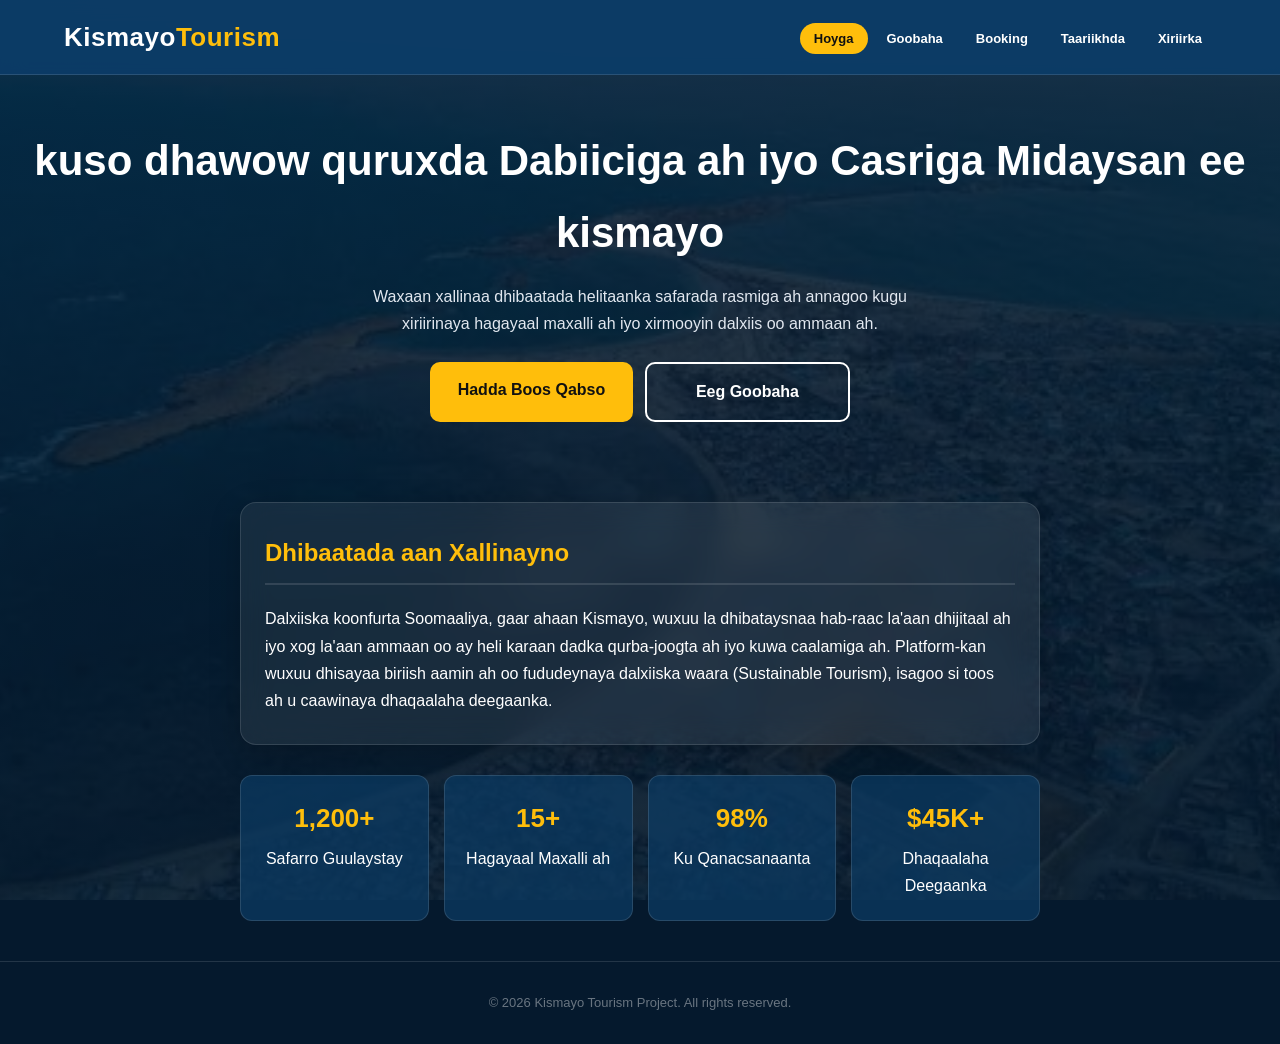
<file: index.html>
<!DOCTYPE html>
<html lang="so">
<head>
    <meta charset="UTF-8">
    <meta name="viewport" content="width=device-width, initial-scale=1.0">
    <title>Kismayo Tourism | Hoyga</title>
    <link rel="stylesheet" href="style.css">
</head>
<body>

    <header>
        <div class="nav-container">
            <div class="logo">
                <h1>Kismayo<span>Tourism</span></h1>
            </div>
            <nav>
                <ul class="nav-links">
                    <li><a href="index.html" class="active">Hoyga</a></li>
                    <li><a href="goobaha.html">Goobaha</a></li>
                    <li><a href="booking.html">Booking</a></li>
                    <li><a href="taariikhda.html">Taariikhda</a></li>
                    <li><a href="xiriirka.html">Xiriirka</a></li>
                </ul>
            </nav>
        </div>
    </header>

    <section class="hero">
        <h2>kuso dhawow quruxda Dabiiciga ah iyo Casriga Midaysan ee kismayo</h2>
        <p>Waxaan xallinaa dhibaatada helitaanka safarada rasmiga ah annagoo kugu xiriirinaya hagayaal maxalli ah iyo xirmooyin dalxiis oo ammaan ah.</p>
        <div class="hero-btns">
            <a href="booking.html" class="btn btn-primary">Hadda Boos Qabso</a>
            <a href="goobaha.html" class="btn btn-outline">Eeg Goobaha</a>
        </div>
    </section>

    <main class="container">
        <div class="glass-box">
            <h2 class="page-title">Dhibaatada aan Xallinayno</h2>
            <p>Dalxiiska koonfurta Soomaaliya, gaar ahaan Kismayo, wuxuu la dhibataysnaa hab-raac la'aan dhijitaal ah iyo xog la'aan ammaan oo ay heli karaan dadka qurba-joogta ah iyo kuwa caalamiga ah. Platform-kan wuxuu dhisayaa biriish aamin ah oo fududeynaya dalxiiska waara (Sustainable Tourism), isagoo si toos ah u caawinaya dhaqaalaha deegaanka.</p>
        </div>

        <div class="stats-grid">
            <div class="stat-card"><h3>1,200+</h3><p>Safarro Guulaystay</p></div>
            <div class="stat-card"><h3>15+</h3><p>Hagayaal Maxalli ah</p></div>
            <div class="stat-card"><h3>98%</h3><p>Ku Qanacsanaanta</p></div>
            <div class="stat-card"><h3>$45K+</h3><p>Dhaqaalaha Deegaanka</p></div>
        </div>
    </main>

    <footer><p>&copy; 2026 Kismayo Tourism Project. All rights reserved.</p></footer>
</body>
</html>
</file>
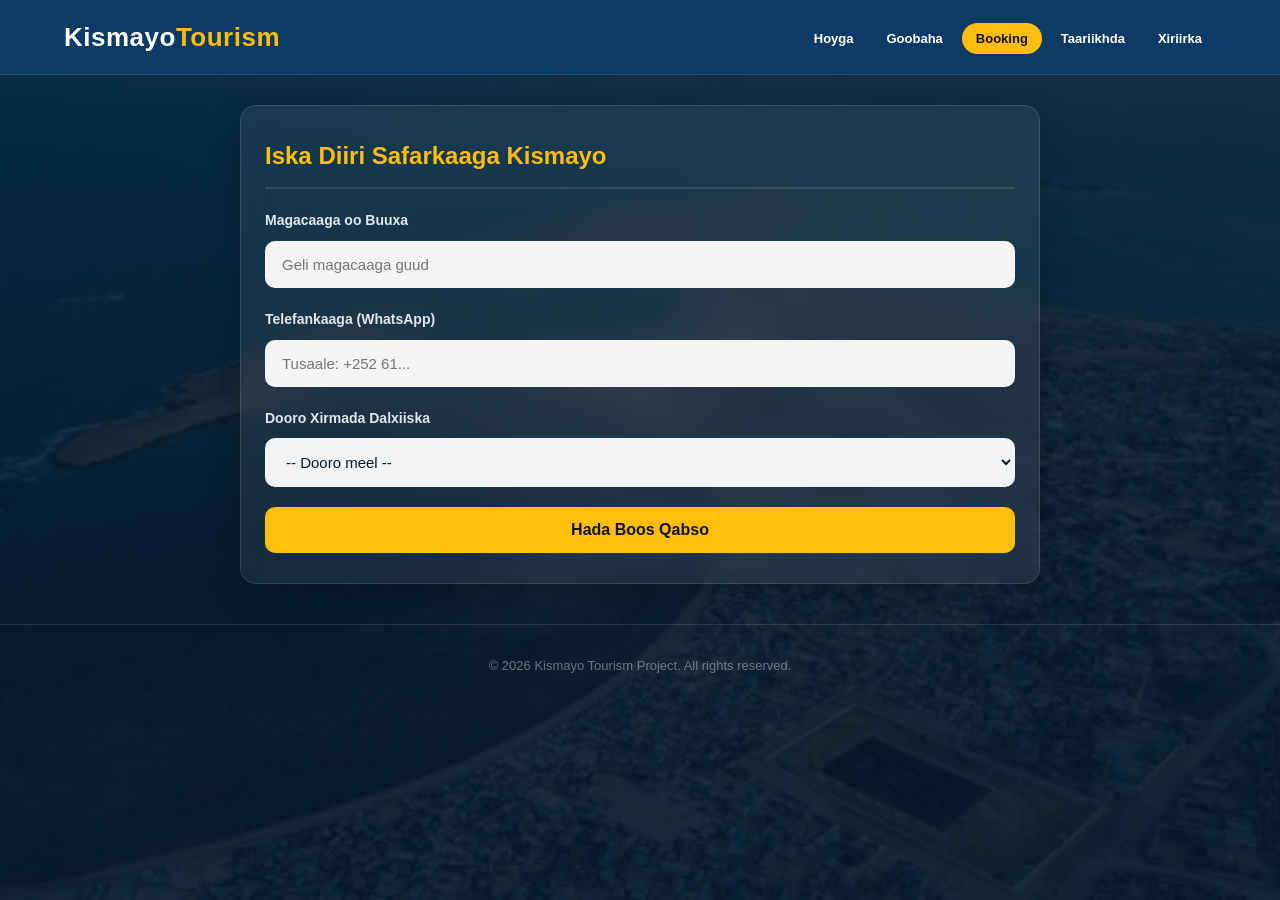
<file: booking.html>
<!DOCTYPE html>
<html lang="so">
<head>
    <meta charset="UTF-8">
    <meta name="viewport" content="width=device-width, initial-scale=1.0">
    <title>Boos Qabsashada - Kismayo Tourism</title>
    <link rel="stylesheet" href="style.css">
</head>
<body>

    <header>
        <div class="nav-container">
            <div class="logo">
                <h1>Kismayo<span>Tourism</span></h1>
            </div>
            <nav>
                <ul class="nav-links">
                    <li><a href="index.html">Hoyga</a></li>
                    <li><a href="goobaha.html">Goobaha</a></li>
                    <li><a href="booking.html" class="active">Booking</a></li>
                    <li><a href="taariikhda.html">Taariikhda</a></li>
                    <li><a href="xiriirka.html">Xiriirka</a></li>
                </ul>
            </nav>
        </div>
    </header>

    <main class="container">
        <div class="glass-box">
            <h2 class="page-title">Iska Diiri Safarkaaga Kismayo</h2>
            
            <div id="bookingFeedback" class="feedback-message">
                🎉 Waad ku mahadsantahay! Booskaaga si guul leh ayaa loo qabtay. Shaqaalaheenna ayaa kalaga soo xiriiri doona WhatsApp dhowaan!
            </div>

            <form id="bookingForm">
                <div class="form-group">
                    <label>Magacaaga oo Buuxa</label>
                    <input type="text" placeholder="Geli magacaaga guud" required>
                </div>
                <div class="form-group">
                    <label>Telefankaaga (WhatsApp)</label>
                    <input type="text" placeholder="Tusaale: +252 61..." required>
                </div>
                <div class="form-group">
                    <label>Dooro Xirmada Dalxiiska</label>
                    <select required>
                        <option value="">-- Dooro meel --</option>
                        <option value="gobweyn">Gobweyn (Webiga & Badda)</option>
                        <option value="bajuni">Jasiiradaha Bajuni</option>
                        <option value="barcaleen">Caweyska Barcaleen</option>
                    </select>
                </div>
                <button type="submit" class="btn-submit">Hada Boos Qabso</button>
            </form>
        </div>
    </main>

    <script>
        document.getElementById('bookingForm').addEventListener('submit', function(e) {
            e.preventDefault();
            document.getElementById('bookingFeedback').style.display = 'block';
            this.reset();
            window.scrollTo({top: 0, behavior: 'smooth'});
        });
    </script>

    <footer><p>&copy; 2026 Kismayo Tourism Project. All rights reserved.</p></footer>
</body>
</html>
</file>
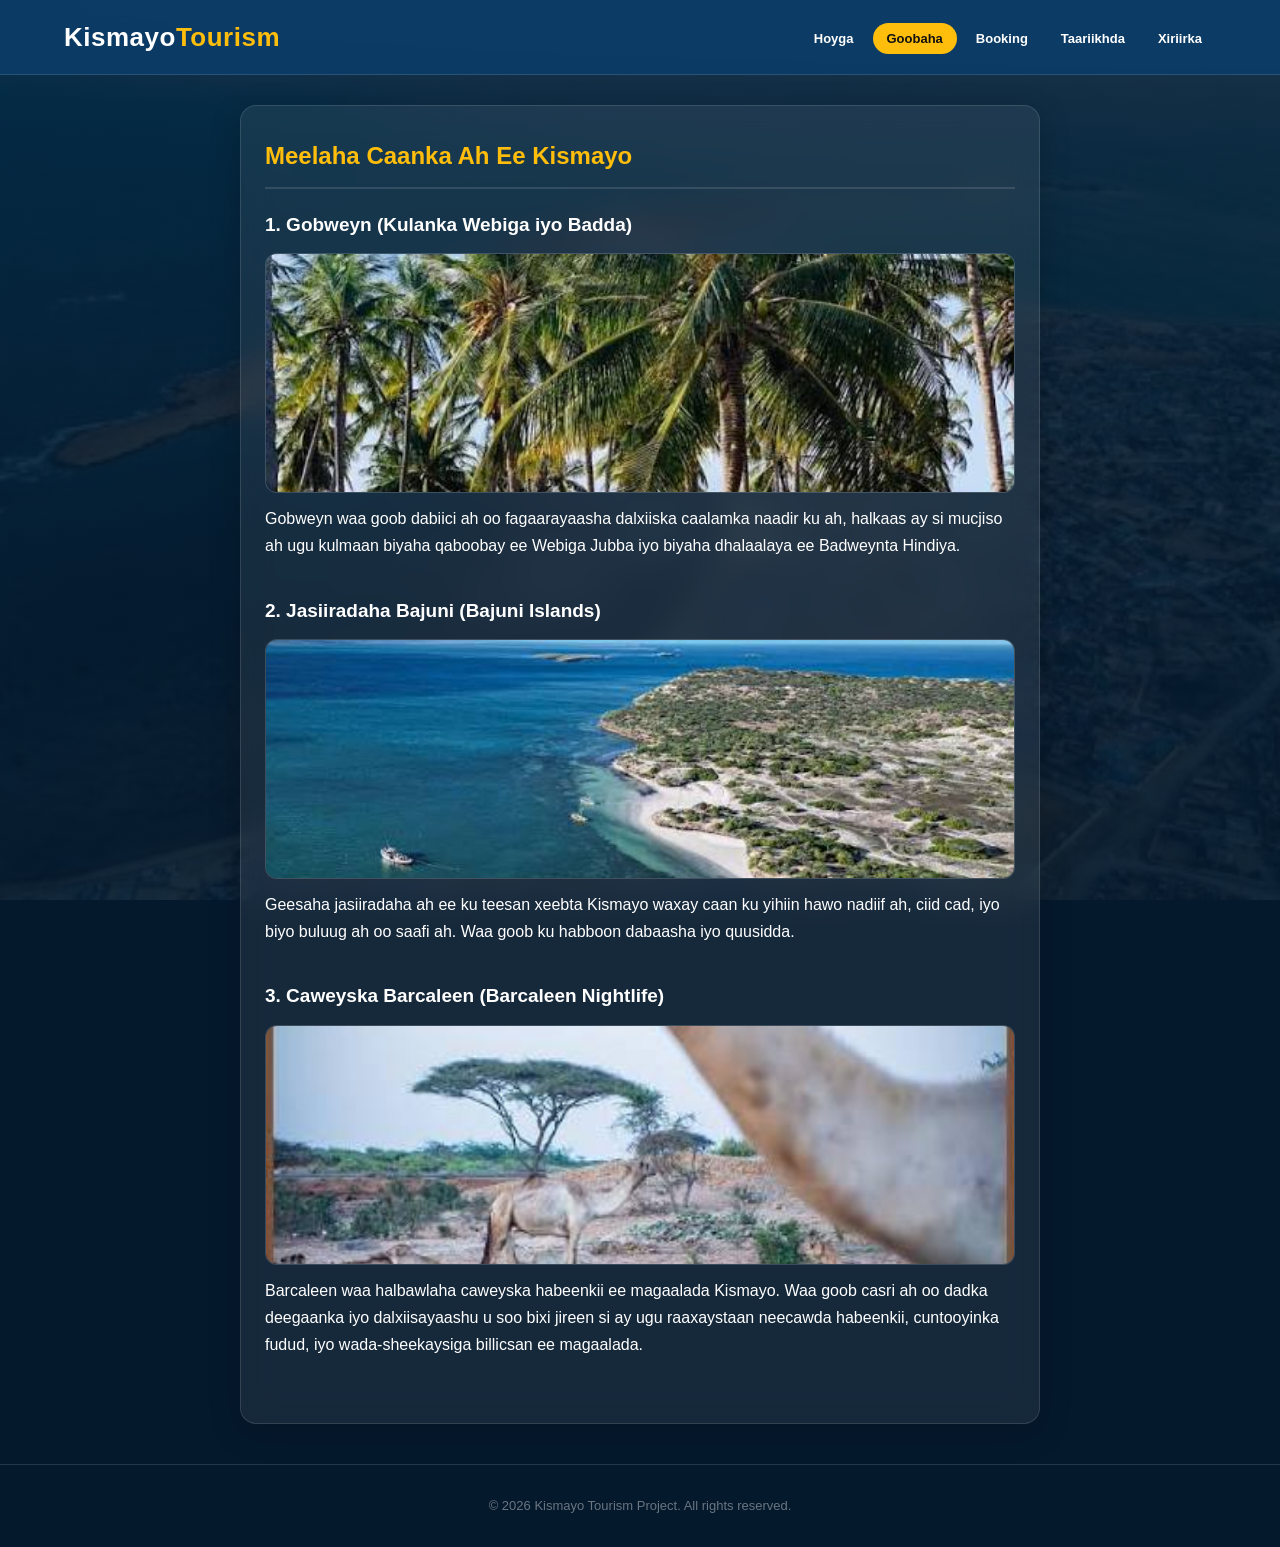
<file: goobaha.html>
<!DOCTYPE html>
<html lang="so">
<head>
    <meta charset="UTF-8">
    <meta name="viewport" content="width=device-width, initial-scale=1.0">
    <title>Goobaha Dalxiiska - Kismayo Tourism</title>
    <link rel="stylesheet" href="style.css">
</head>
<body>

    <header>
        <div class="nav-container">
            <div class="logo">
                <h1>Kismayo<span>Tourism</span></h1>
            </div>
            <nav>
                <ul class="nav-links">
                    <li><a href="index.html">Hoyga</a></li>
                    <li><a href="goobaha.html" class="active">Goobaha</a></li>
                    <li><a href="booking.html">Booking</a></li>
                    <li><a href="taariikhda.html">Taariikhda</a></li>
                    <li><a href="xiriirka.html">Xiriirka</a></li>
                </ul>
            </nav>
        </div>
    </header>

    <main class="container">
        <div class="glass-box">
            <h2 class="page-title">Meelaha Caanka Ah Ee Kismayo</h2>
            
            <div class="place-card">
                <h3>1. Gobweyn (Kulanka Webiga iyo Badda)</h3>
                <img src="gobweyn.jpeg" alt="Gobweyn" class="place-image">
                <p>Gobweyn waa goob dabiici ah oo fagaarayaasha dalxiiska caalamka naadir ku ah, halkaas ay si mucjiso ah ugu kulmaan biyaha qaboobay ee Webiga Jubba iyo biyaha dhalaalaya ee Badweynta Hindiya.</p>
            </div>

            <div class="place-card">
                <h3>2. Jasiiradaha Bajuni (Bajuni Islands)</h3>
                <img src="koyame.jpeg" alt="Bajuni Islands" class="place-image">
                <p>Geesaha jasiiradaha ah ee ku teesan xeebta Kismayo waxay caan ku yihiin hawo nadiif ah, ciid cad, iyo biyo buluug ah oo saafi ah. Waa goob ku habboon dabaasha iyo quusidda.</p>
            </div>

            <div class="place-card">
                <h3>3. Caweyska Barcaleen (Barcaleen Nightlife)</h3>
                <img src="caweys.jpeg" alt="Caweyska Barcaleen Kismayo" class="place-image">
                <p>Barcaleen waa halbawlaha caweyska habeenkii ee magaalada Kismayo. Waa goob casri ah oo dadka deegaanka iyo dalxiisayaashu u soo bixi jireen si ay ugu raaxaystaan neecawda habeenkii, cuntooyinka fudud, iyo wada-sheekaysiga billicsan ee magaalada.</p>
            </div>
        </div>
    </main>

    <footer><p>&copy; 2026 Kismayo Tourism Project. All rights reserved.</p></footer>
</body>
</html>
</file>
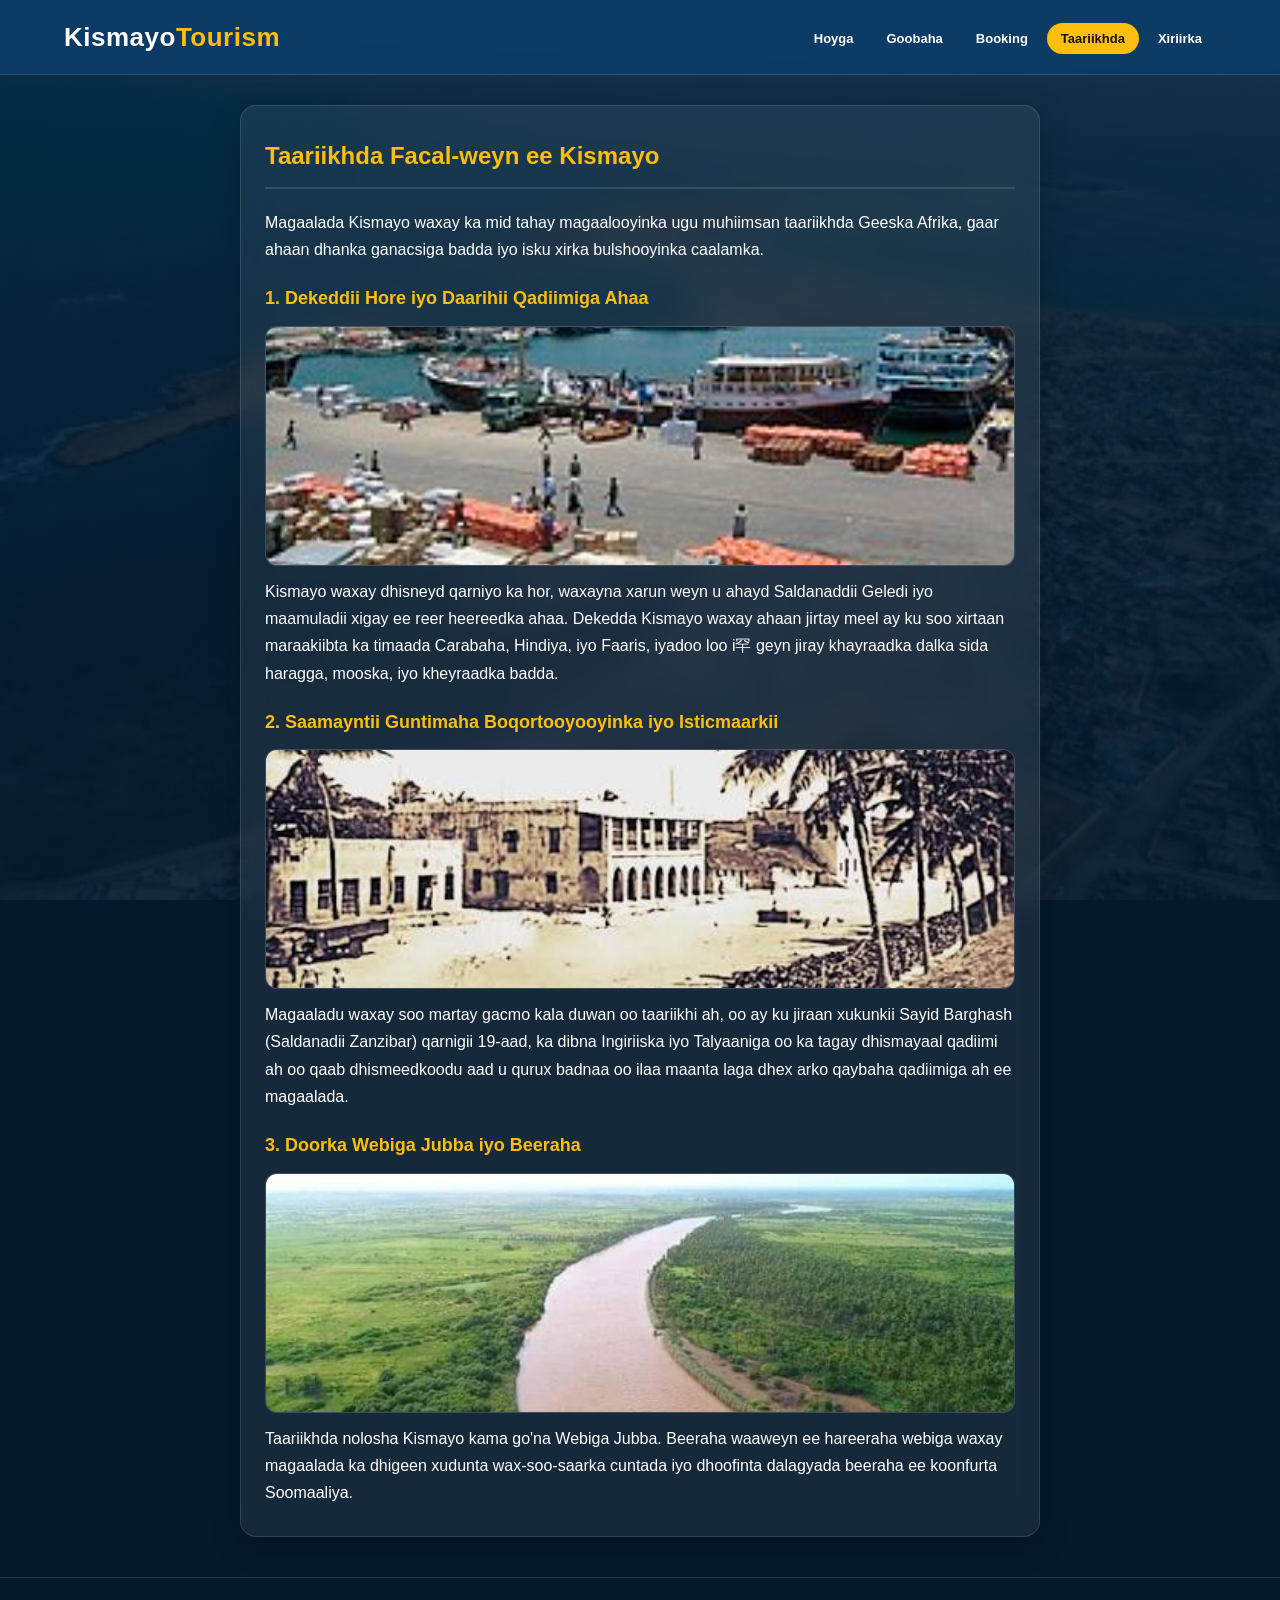
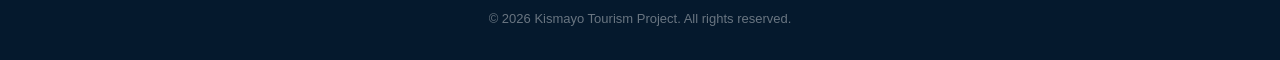
<file: taariikhda.html>
<!DOCTYPE html>
<html lang="so">
<head>
    <meta charset="UTF-8">
    <meta name="viewport" content="width=device-width, initial-scale=1.0">
    <title>Taariikhda Kismayo - Kismayo Tourism</title>
    <link rel="stylesheet" href="style.css">
</head>
<body>

    <header>
        <div class="nav-container">
            <div class="logo">
                <h1>Kismayo<span>Tourism</span></h1>
            </div>
            <nav>
                <ul class="nav-links">
                    <li><a href="index.html">Hoyga</a></li>
                    <li><a href="goobaha.html">Goobaha</a></li>
                    <li><a href="booking.html">Booking</a></li>
                    <li><a href="taariikhda.html" class="active">Taariikhda</a></li>
                    <li><a href="xiriirka.html">Xiriirka</a></li>
                </ul>
            </nav>
        </div>
    </header>

    <main class="container">
        <div class="glass-box">
            <h2 class="page-title">Taariikhda Facal-weyn ee Kismayo</h2>
            
            <p>Magaalada Kismayo waxay ka mid tahay magaalooyinka ugu muhiimsan taariikhda Geeska Afrika, gaar ahaan dhanka ganacsiga badda iyo isku xirka bulshooyinka caalamka.</p>

            <h3 class="section-subtitle">1. Dekeddii Hore iyo Daarihii Qadiimiga Ahaa</h3>
            <img src="dekadi hore kismayo.jpeg" alt="Dekeddii Hore ee Kismayo" class="place-image">
            <p>Kismayo waxay dhisneyd qarniyo ka hor, waxayna xarun weyn u ahayd Saldanaddii Geledi iyo maamuladii xigay ee reer heereedka ahaa. Dekedda Kismayo waxay ahaan jirtay meel ay ku soo xirtaan maraakiibta ka timaada Carabaha, Hindiya, iyo Faaris, iyadoo loo i罕 geyn jiray khayraadka dalka sida haragga, mooska, iyo kheyraadka badda.</p>

            <h3 class="section-subtitle">2. Saamayntii Guntimaha Boqortooyooyinka iyo Isticmaarkii</h3>
            <img src="guryaha talyaniga.jpeg" alt="Dhismayaashii Isticmaarka ee Kismayo" class="place-image">
            <p>Magaaladu waxay soo martay gacmo kala duwan oo taariikhi ah, oo ay ku jiraan xukunkii Sayid Barghash (Saldanadii Zanzibar) qarnigii 19-aad, ka dibna Ingiriiska iyo Talyaaniga oo ka tagay dhismayaal qadiimi ah oo qaab dhismeedkoodu aad u qurux badnaa oo ilaa maanta laga dhex arko qaybaha qadiimiga ah ee magaalada.</p>

            <h3 class="section-subtitle">3. Doorka Webiga Jubba iyo Beeraha</h3>
            <img src="webiga jubba.jpeg" alt="Webiga Jubba ee Kismayo" class="place-image">
            <p>Taariikhda nolosha Kismayo kama go'na Webiga Jubba. Beeraha waaweyn ee hareeraha webiga waxay magaalada ka dhigeen xudunta wax-soo-saarka cuntada iyo dhoofinta dalagyada beeraha ee koonfurta Soomaaliya.</p>
        </div>
    </main>

    <footer><p>&copy; 2026 Kismayo Tourism Project. All rights reserved.</p></footer>
</body>
</html>
</file>
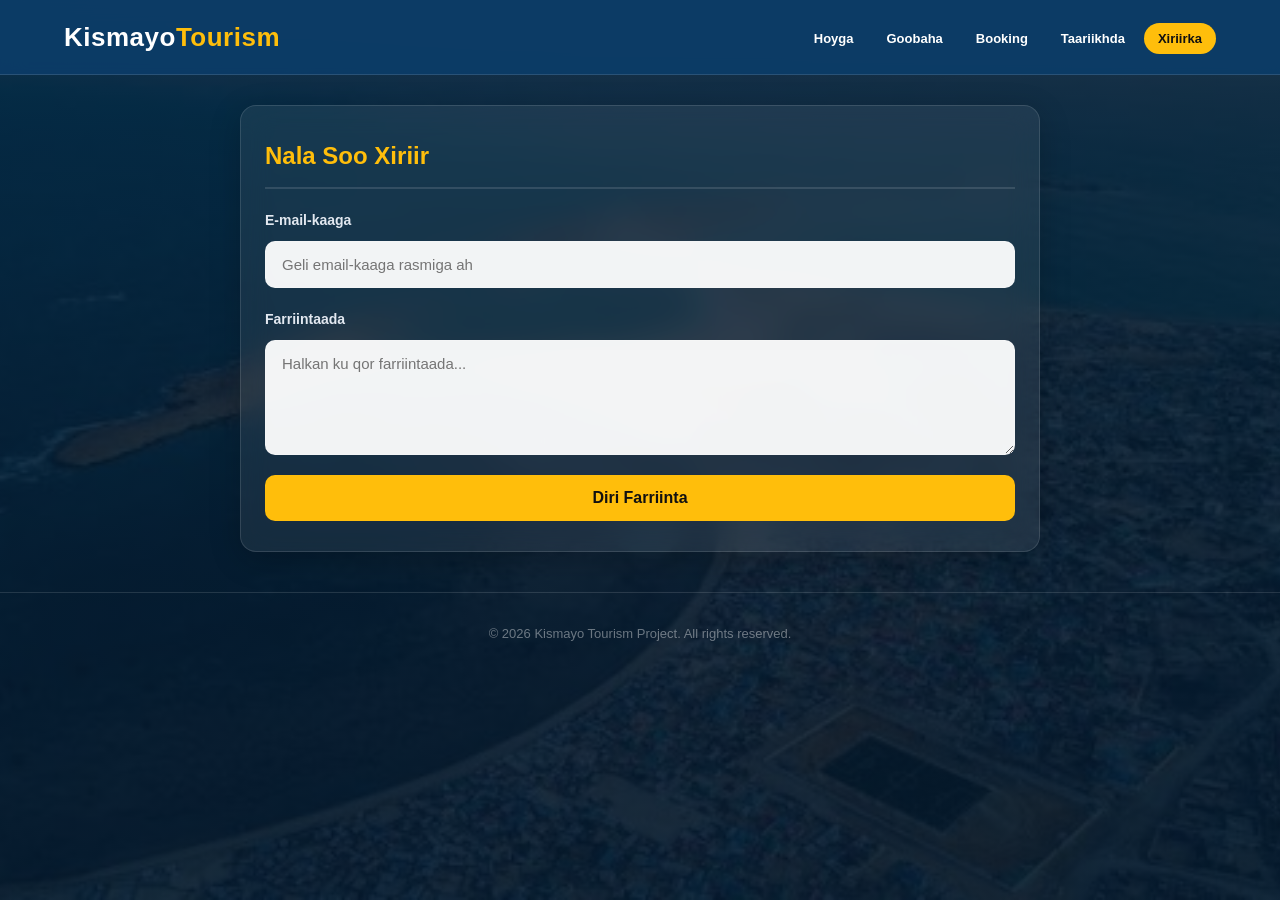
<file: xiriirka.html>
<!DOCTYPE html>
<html lang="so">
<head>
    <meta charset="UTF-8">
    <meta name="viewport" content="width=device-width, initial-scale=1.0">
    <title>Nala Soo Xiriir - Kismayo Tourism</title>
    <link rel="stylesheet" href="style.css">
</head>
<body>

    <header>
        <div class="nav-container">
            <div class="logo">
                <h1>Kismayo<span>Tourism</span></h1>
            </div>
            <nav>
                <ul class="nav-links">
                    <li><a href="index.html">Hoyga</a></li>
                    <li><a href="goobaha.html">Goobaha</a></li>
                    <li><a href="booking.html">Booking</a></li>
                    <li><a href="taariikhda.html">Taariikhda</a></li>
                    <li><a href="xiriirka.html" class="active">Xiriirka</a></li>
                </ul>
            </nav>
        </div>
    </header>

    <main class="container">
        <div class="glass-box">
            <h2 class="page-title">Nala Soo Xiriir</h2>
            
            <div id="contactFeedback" class="feedback-message">
                ✉️ Waad ku mahadsantahay farriintaada! Si guul leh ayaa loo diray, kooxdayada ayaa kugu soo jawaabi doonta e-mail dhowaan.
            </div>

            <form id="contactForm">
                <div class="form-group">
                    <label>E-mail-kaaga</label>
                    <input type="email" placeholder="Geli email-kaaga rasmiga ah" required>
                </div>
                <div class="form-group">
                    <label>Farriintaada</label>
                    <textarea rows="5" placeholder="Halkan ku qor farriintaada..." required></textarea>
                </div>
                <button type="submit" class="btn-submit">Diri Farriinta</button>
            </form>
        </div>
    </main>

    <script>
        document.getElementById('contactForm').addEventListener('submit', function(e) {
            e.preventDefault();
            document.getElementById('contactFeedback').style.display = 'block';
            this.reset();
            window.scrollTo({top: 0, behavior: 'smooth'});
        });
    </script>

    <footer><p>&copy; 2026 Kismayo Tourism Project. All rights reserved.</p></footer>
</body>
</html>
</file>
<file: style.css>
:root {
    --primary-color: #0c3c66;
    --accent-color: #ffbe0b;
    --accent-hover: #e0a500;
    --bg-dark: #05192d;
    --text-light: #ffffff;
    --glass-bg: rgba(255, 255, 255, 0.07);
    --glass-border: rgba(255, 255, 255, 0.12);
    --success-color: #2ec4b6;
}

* {
    margin: 0;
    padding: 0;
    box-sizing: border-box;
    font-family: 'Segoe UI', Roboto, sans-serif;
}

body {
    background-image: linear-gradient(rgba(5, 25, 45, 0.85), rgba(5, 25, 45, 0.9)), url('kismayo.jpeg');
    background-size: cover;
    background-position: center;
    background-repeat: no-repeat;
    background-attachment: fixed;
    background-color: var(--bg-dark);
    color: var(--text-light);
    line-height: 1.7;
}

header {
    background: rgba(12, 60, 102, 0.96);
    backdrop-filter: blur(12px);
    -webkit-backdrop-filter: blur(12px);
    padding: 15px 0;
    position: sticky;
    top: 0;
    z-index: 1000;
    border-bottom: 1px solid var(--glass-border);
}

.nav-container {
    width: 90%;
    margin: 0 auto;
    display: flex;
    flex-direction: column;
    align-items: center;
    gap: 12px;
}

.logo h1 { font-size: 26px; font-weight: 800; letter-spacing: 0.5px; }
.logo span { color: var(--accent-color); }

.nav-links { display: flex; list-style: none; gap: 5px; }
.nav-links li a {
    color: #ffffff;
    text-decoration: none;
    font-size: 13px;
    padding: 8px 14px;
    border-radius: 20px;
    font-weight: 600;
    transition: all 0.3s ease;
}

.nav-links li a.active {
    color: #111111;
    background-color: var(--accent-color);
}

.hero {
    padding: 50px 20px;
    text-align: center;
}
.hero h2 { font-size: 32px; font-weight: 800; margin-bottom: 15px; color: #ffffff; }
.hero p { font-size: 16px; color: #e2e8f0; margin-bottom: 25px; max-width: 600px; margin-left: auto; margin-right: auto; }
.hero-btns { display: flex; flex-direction: column; gap: 12px; width: 100%; max-width: 280px; margin: 0 auto; }

.container {
    width: 92%;
    max-width: 800px;
    margin: 30px auto;
}

.glass-box {
    background: var(--glass-bg);
    backdrop-filter: blur(15px);
    -webkit-backdrop-filter: blur(15px);
    border: 1px solid var(--glass-border);
    padding: 30px 24px;
    border-radius: 16px;
    margin-bottom: 30px;
    box-shadow: 0 8px 32px rgba(0, 0, 0, 0.2);
}

.page-title { font-size: 24px; color: var(--accent-color); margin-bottom: 20px; font-weight: 700; border-bottom: 2px solid var(--glass-border); padding-bottom: 10px; }
.section-subtitle { font-size: 18px; color: var(--accent-color); margin: 20px 0 10px 0; font-weight: 600; }

.stats-grid {
    display: grid;
    grid-template-columns: repeat(2, 1fr);
    gap: 15px;
    margin-bottom: 30px;
}
.stat-card {
    background: rgba(12, 60, 102, 0.7);
    border: 1px solid var(--glass-border);
    padding: 20px 15px;
    text-align: center;
    border-radius: 12px;
}
.stat-card h3 { font-size: 26px; color: var(--accent-color); margin-bottom: 5px; }

.features-grid { display: flex; flex-direction: column; gap: 15px; }
.feature-item { background: rgba(255, 255, 255, 0.04); padding: 18px; border-radius: 10px; border-left: 4px solid var(--accent-color); }
.feature-item h4 { color: var(--accent-color); margin-bottom: 6px; font-size: 16px; }

.place-card { margin-bottom: 35px; }
.place-card h3 { font-size: 19px; color: #ffffff; margin-bottom: 8px; }
.place-image {
    width: 100%;
    height: 240px;
    object-fit: cover;
    border-radius: 12px;
    margin: 12px 0;
    display: block;
    background-color: rgba(255,255,255,0.05);
    border: 1px solid var(--glass-border);
}

/* FORMS & MESSAGES */
.form-group {
    margin-bottom: 20px;
    width: 100%;
}
.form-group label {
    display: block;
    font-size: 14px;
    font-weight: 600;
    margin-bottom: 8px;
    color: #e2e8f0;
}
.form-group input, 
.form-group select, 
.form-group textarea {
    width: 100% !important;
    padding: 14px 16px;
    font-size: 15px;
    border-radius: 10px;
    border: 1px solid rgba(255,255,255,0.15);
    background-color: rgba(255, 255, 255, 0.95);
    color: #05192d;
    box-sizing: border-box;
    display: block;
    transition: all 0.3s ease;
}
.form-group input:focus, .form-group select:focus, .form-group textarea:focus {
    border-color: var(--accent-color);
    background-color: #ffffff;
    outline: none;
}

/* Feedback Message Box */
.feedback-message {
    display: none;
    background: rgba(46, 196, 182, 0.15);
    border: 1px solid var(--success-color);
    color: var(--success-color);
    padding: 15px;
    border-radius: 10px;
    margin-bottom: 20px;
    font-size: 15px;
    font-weight: 600;
    text-align: center;
}

.btn, .btn-submit {
    padding: 14px;
    font-weight: 700;
    font-size: 16px;
    text-decoration: none;
    border-radius: 10px;
    text-align: center;
    display: block;
    width: 100% !important;
    border: none;
    cursor: pointer;
    transition: all 0.3s ease;
}
.btn-primary, .btn-submit { background-color: var(--accent-color); color: #111111; }
.btn-primary:hover, .btn-submit:hover { background-color: var(--accent-hover); }
.btn-outline { background-color: transparent; color: #ffffff; border: 2px solid #ffffff; }
.btn-outline:hover { background-color: #ffffff; color: #111111; }

footer { text-align: center; padding: 30px 20px; font-size: 13px; color: rgba(255,255,255,0.4); border-top: 1px solid var(--glass-border); margin-top: 40px; }

@media(min-width: 768px) {
    .nav-container { flex-direction: row; justify-content: space-between; }
    .hero-btns { flex-direction: row; max-width: 420px; }
    .stats-grid { grid-template-columns: repeat(4, 1fr); }
    .hero h2 { font-size: 42px; }
}
</file>
